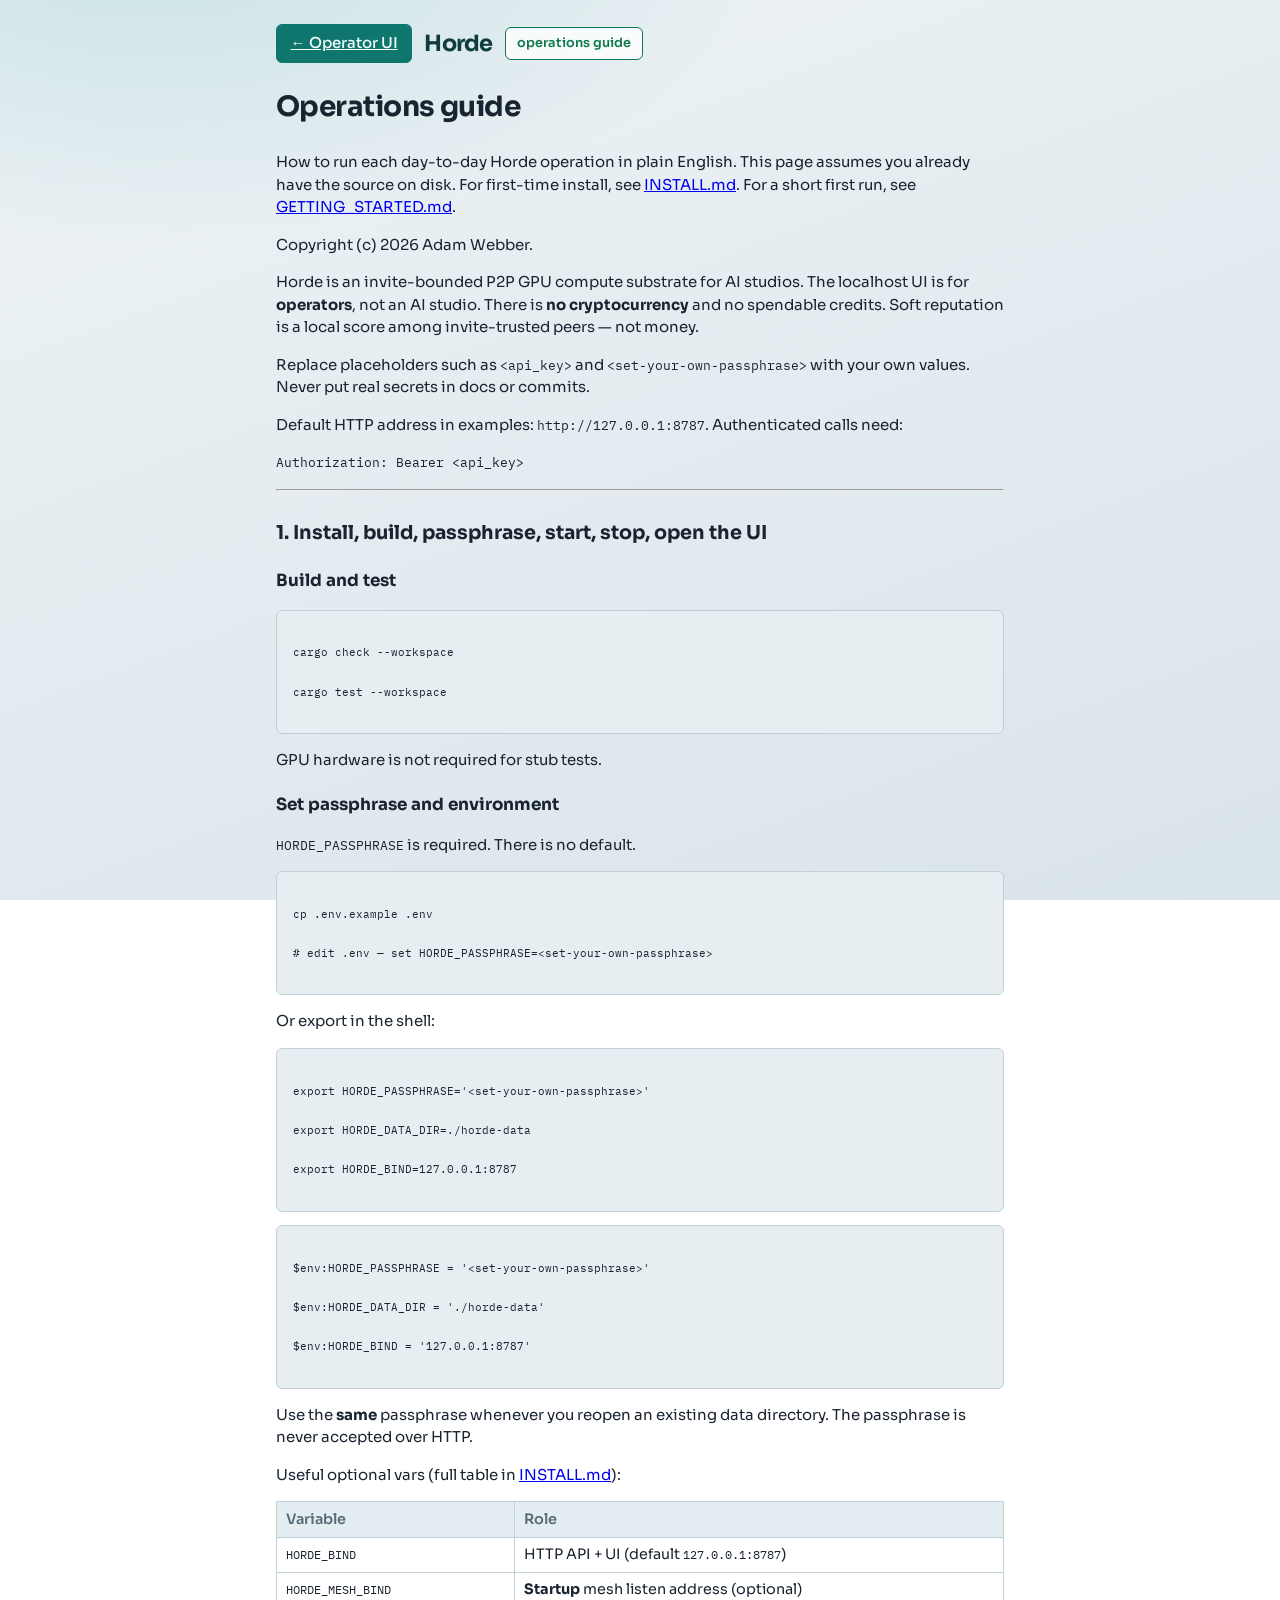
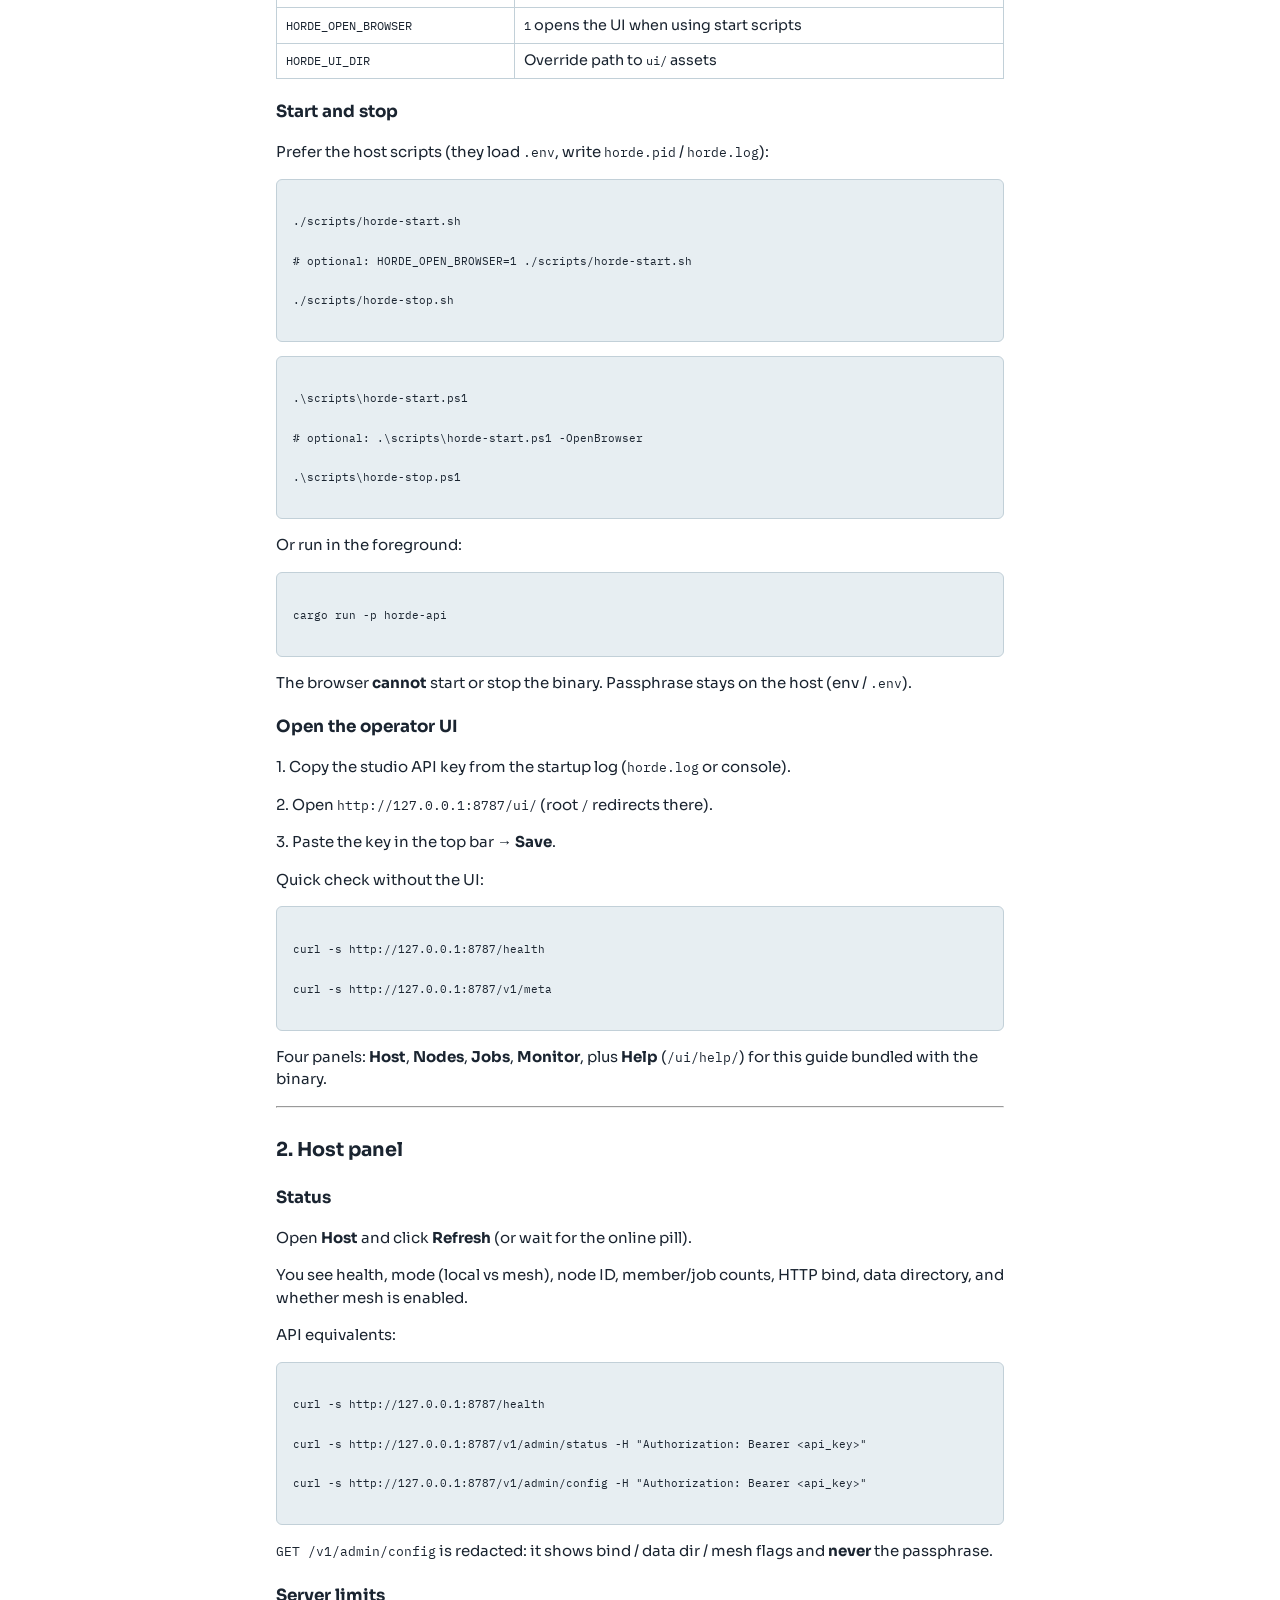
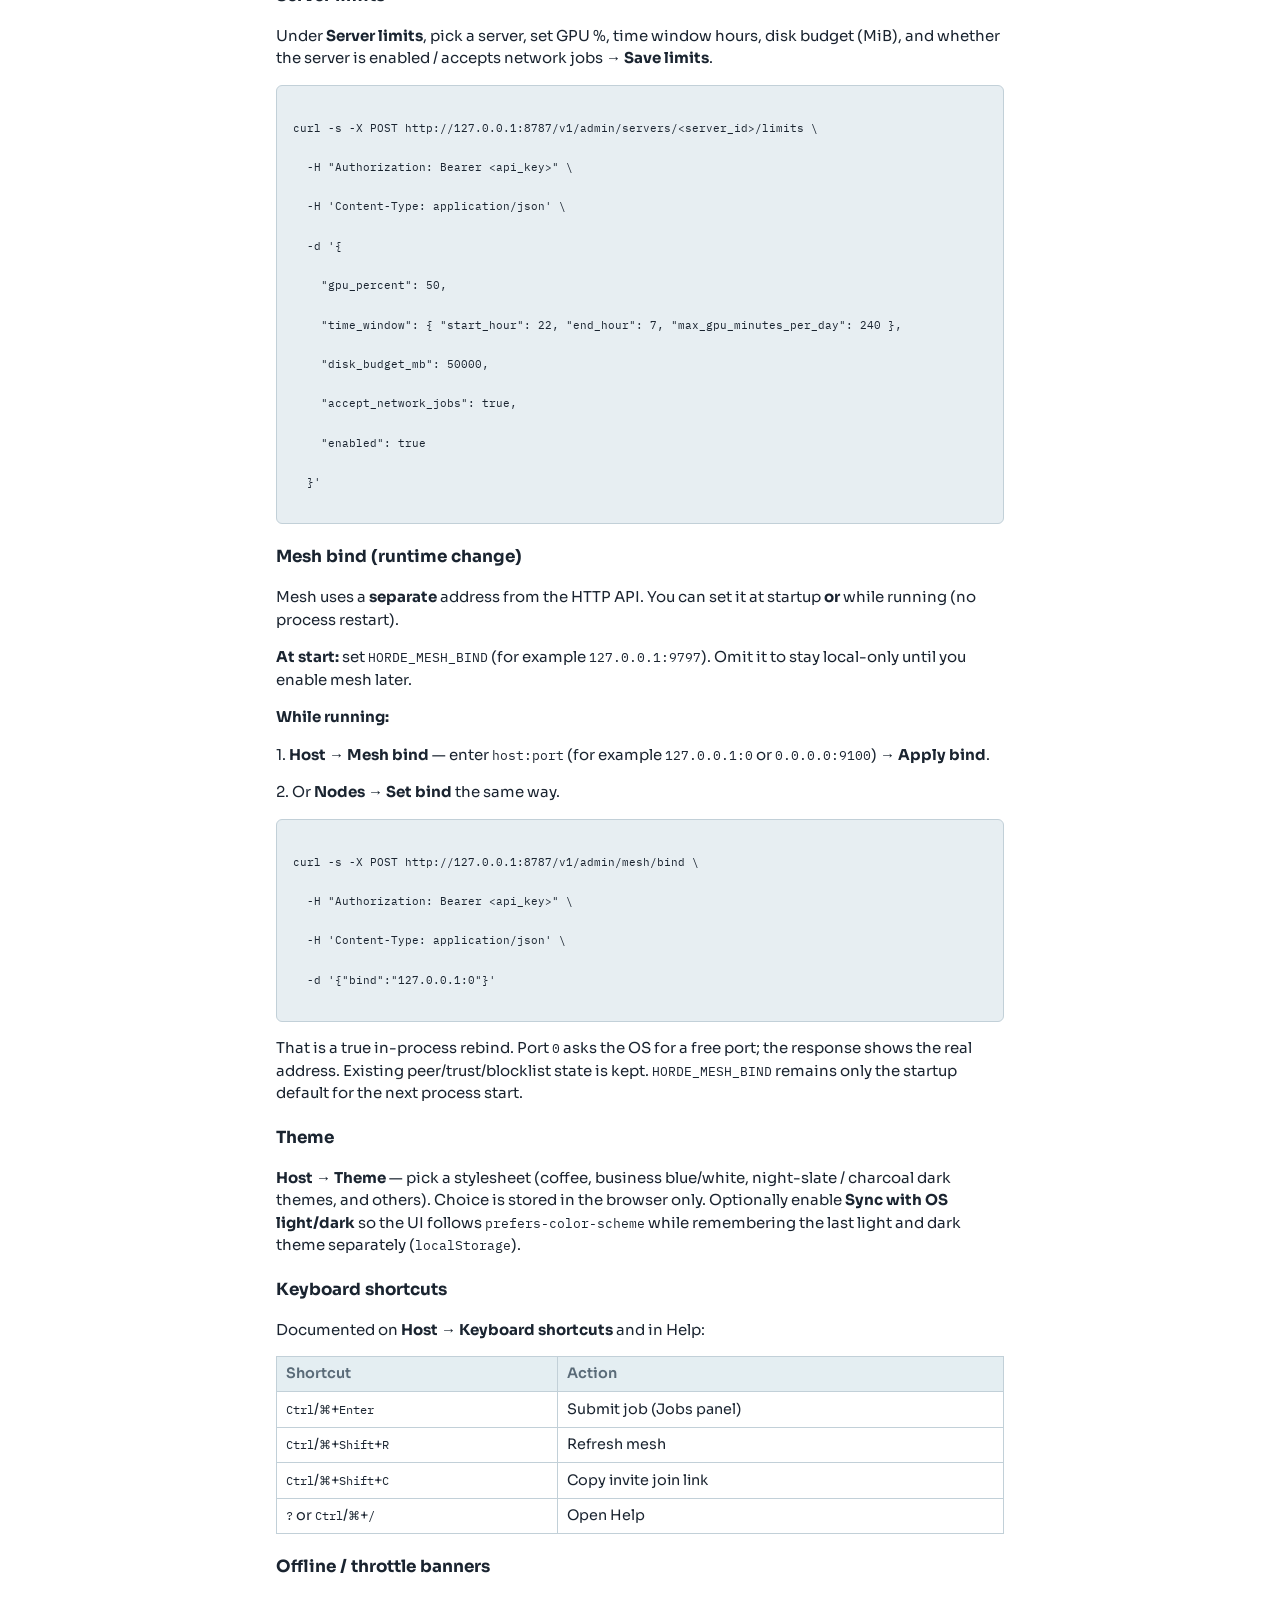
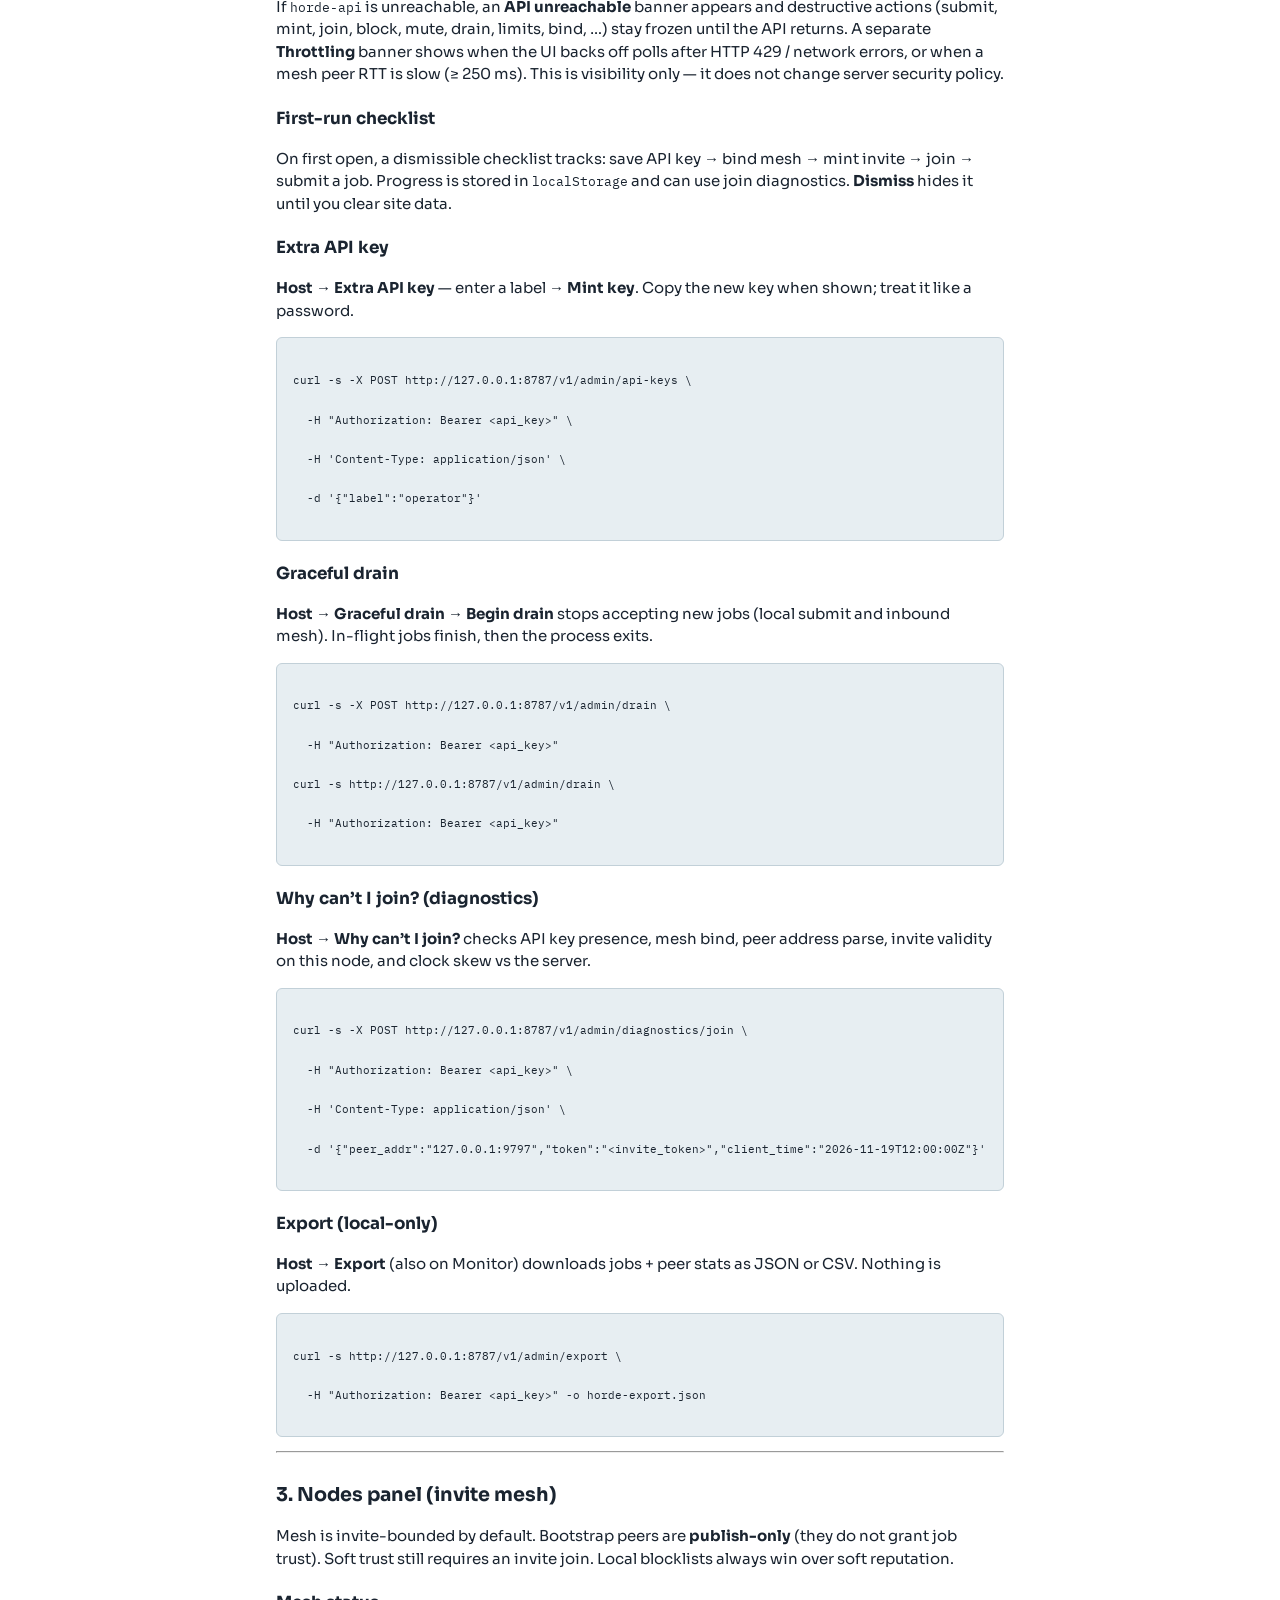
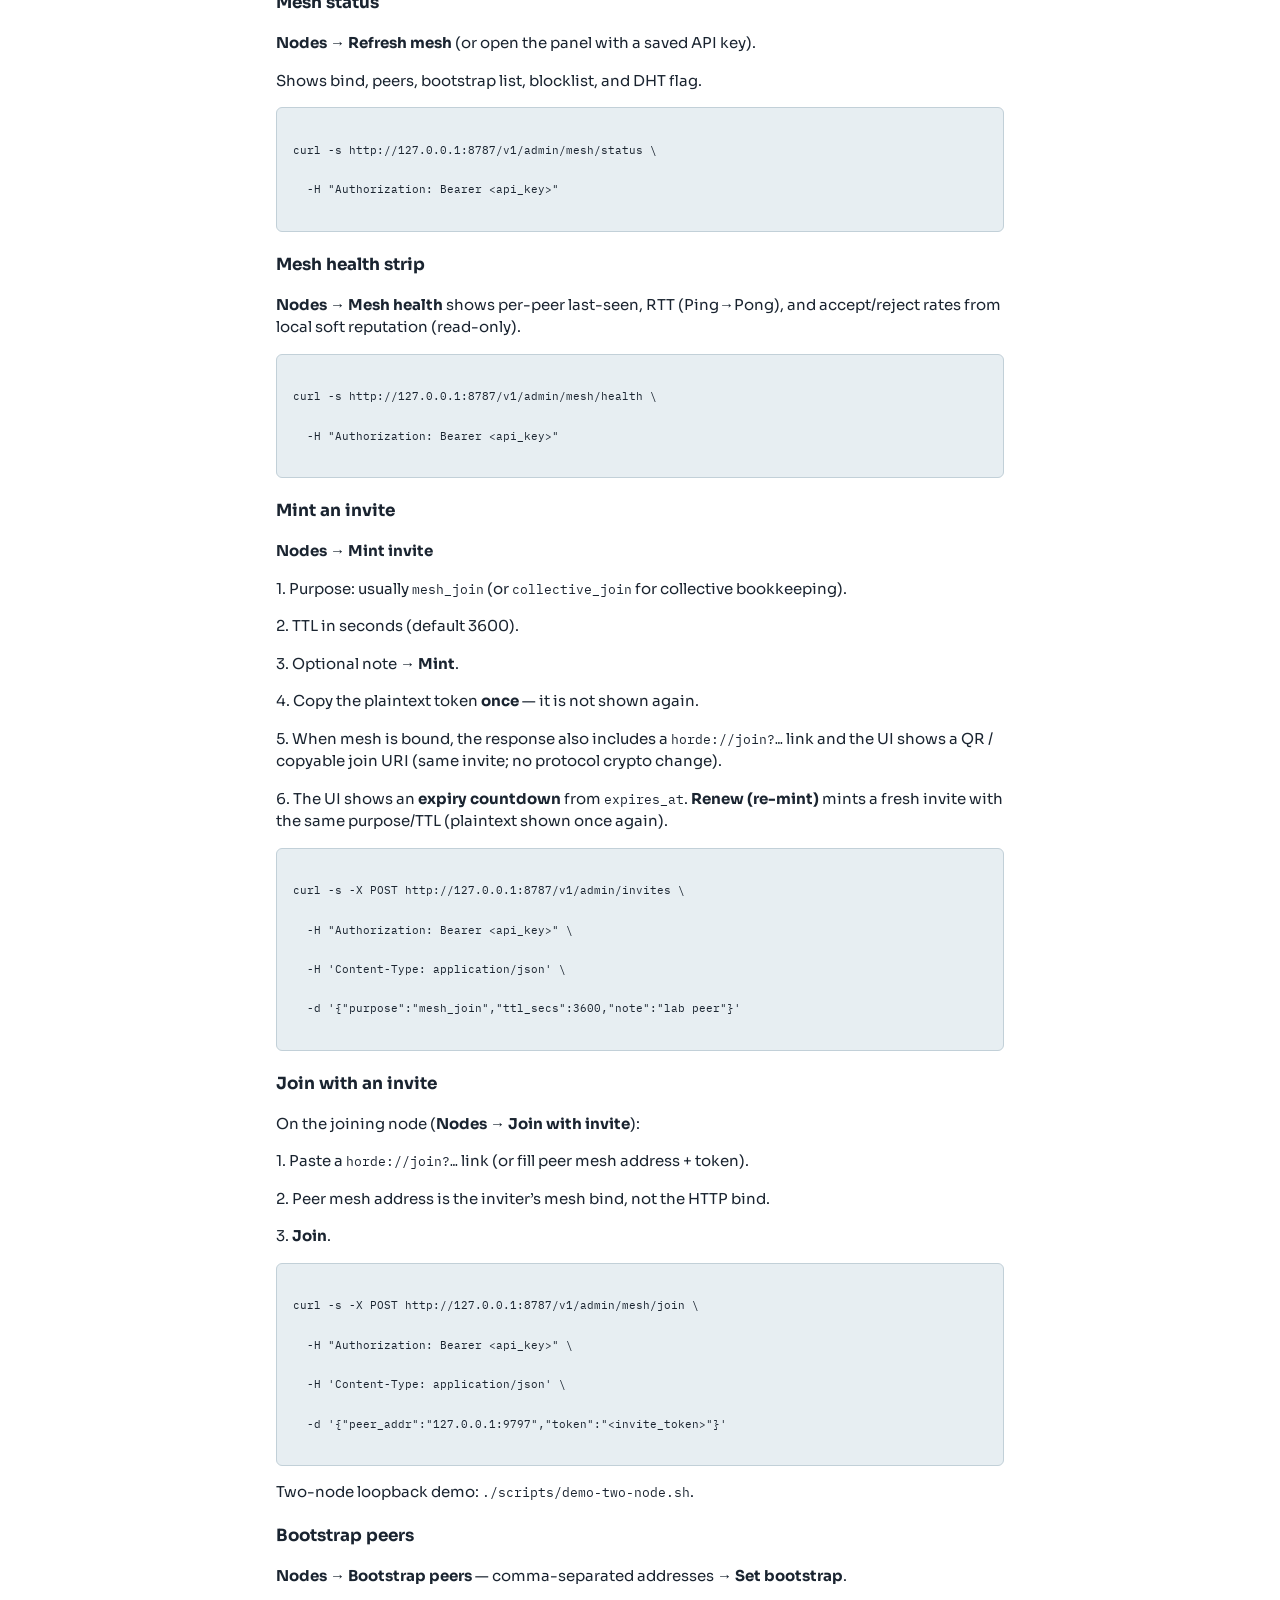
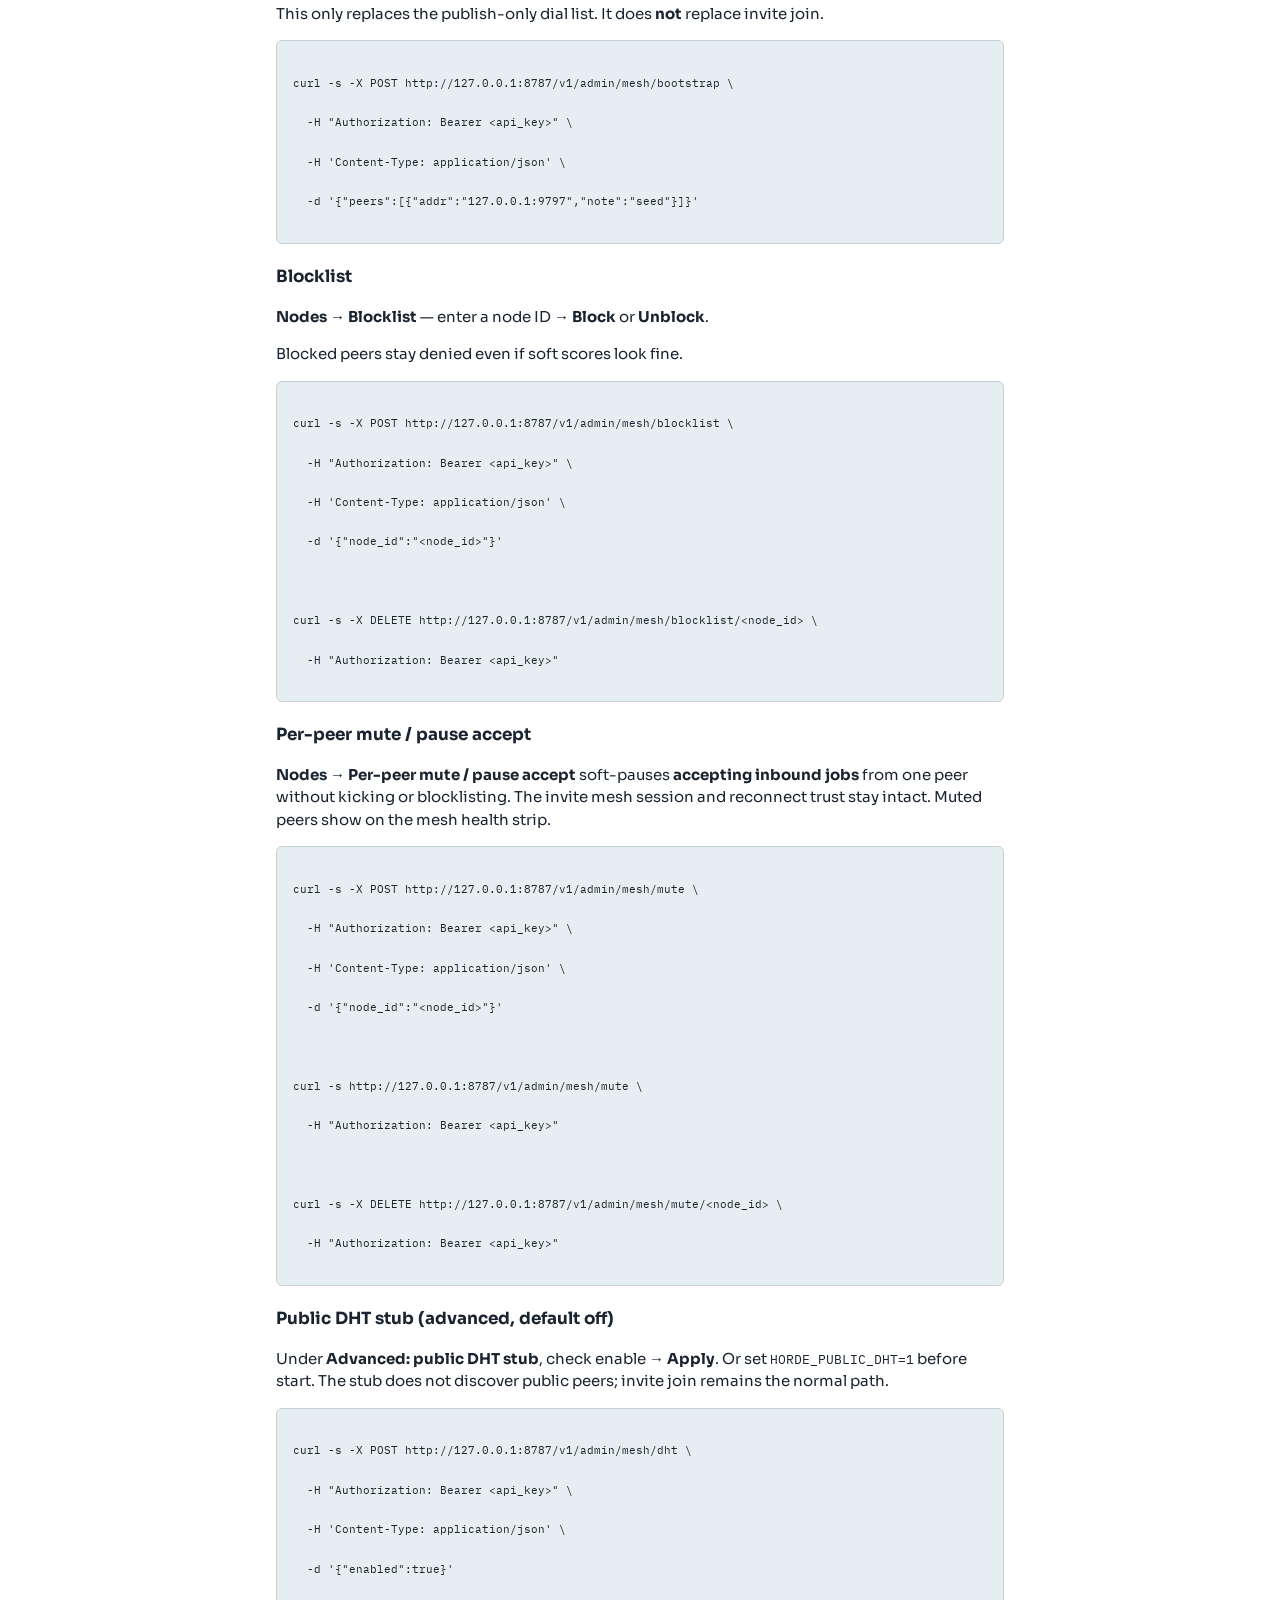
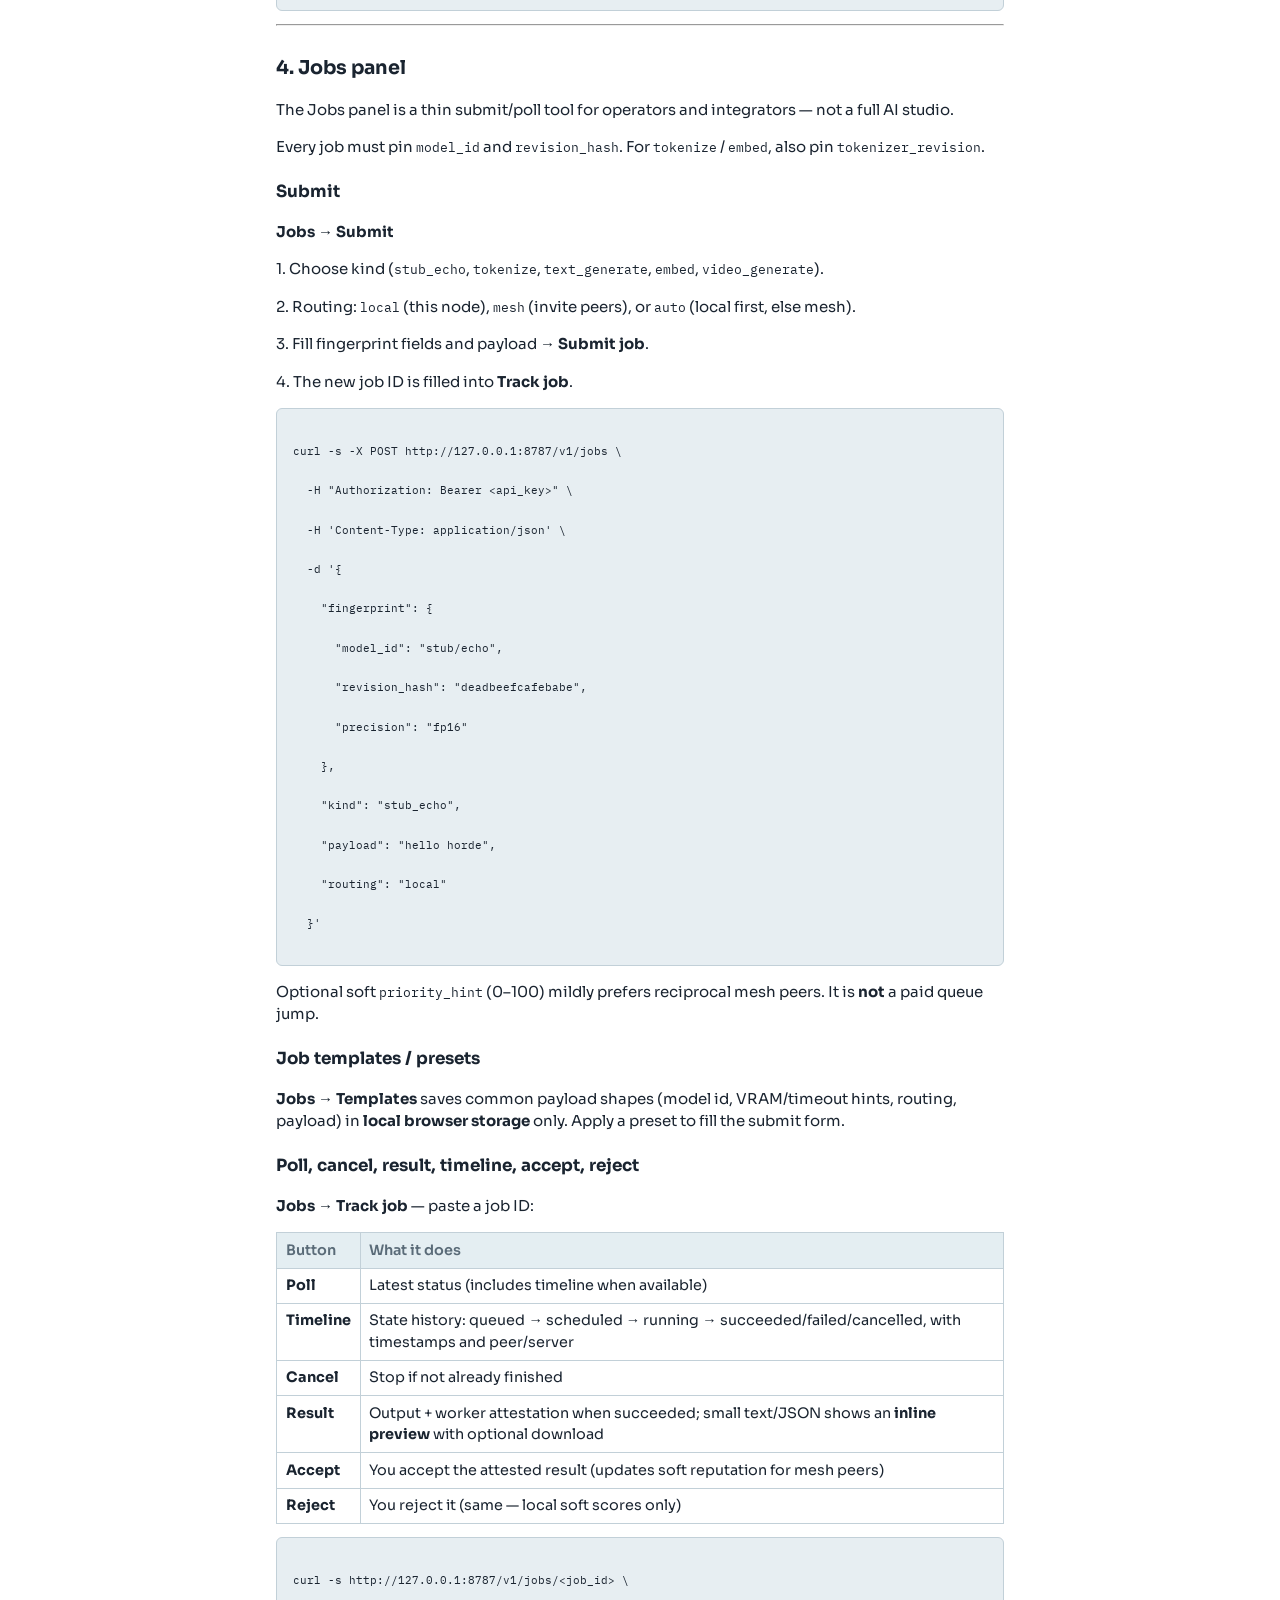
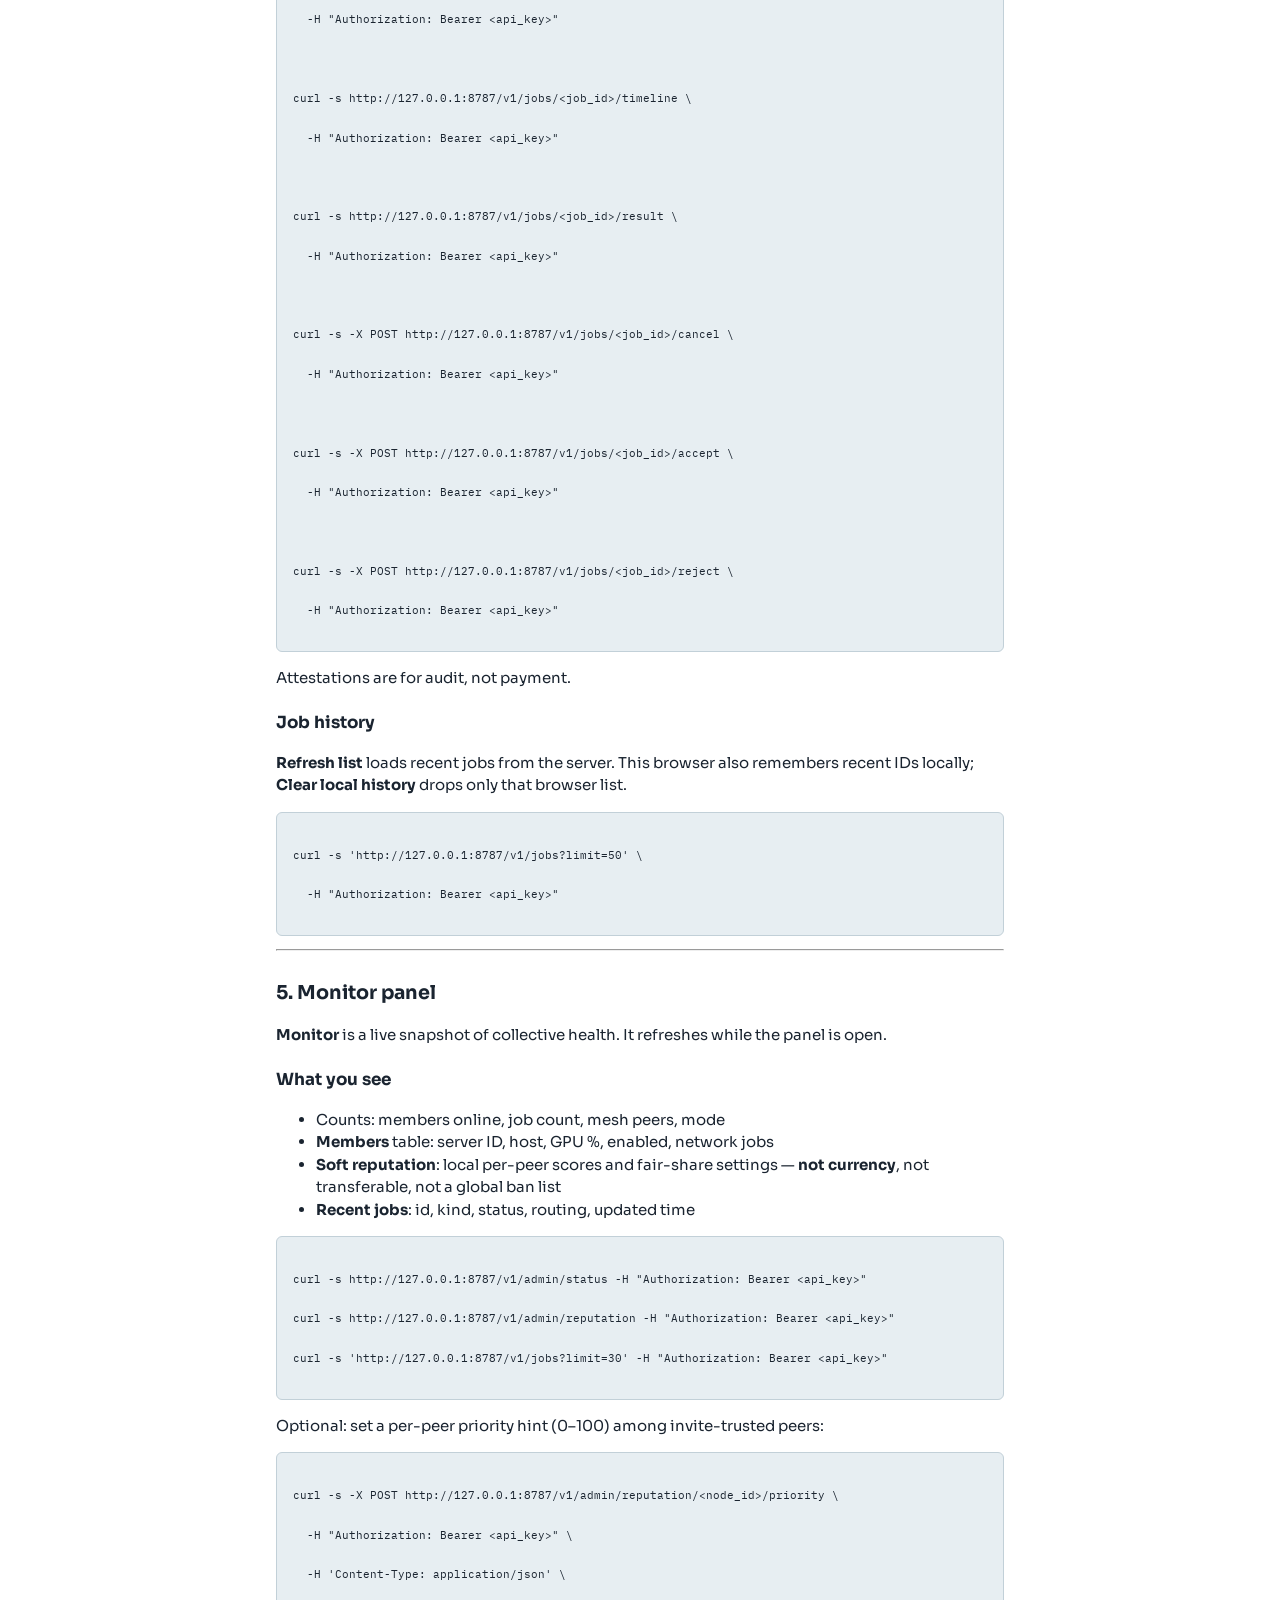
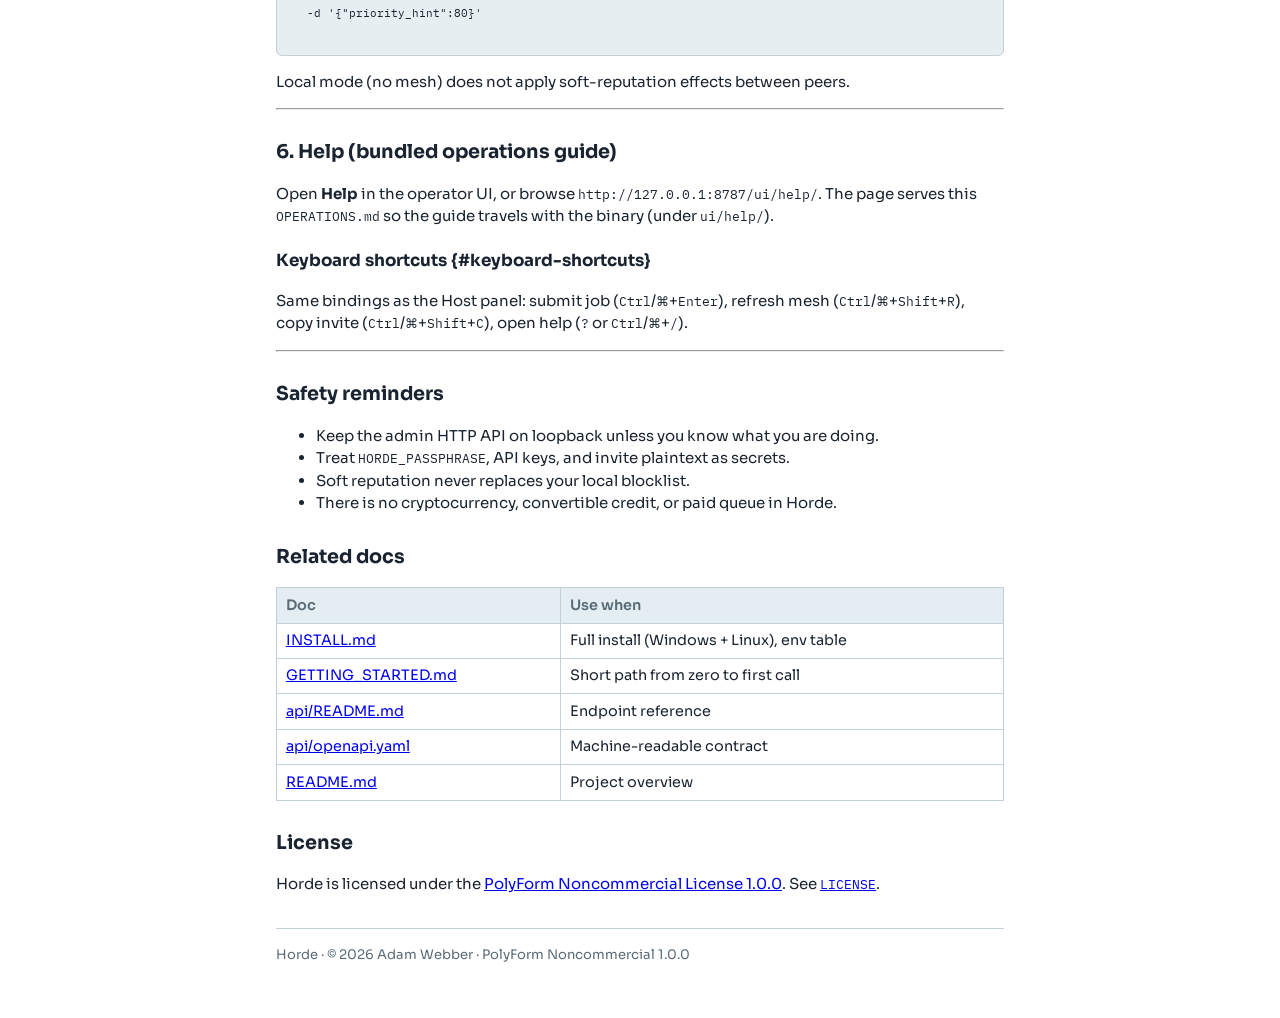
<file: ui/help/index.html>
<!DOCTYPE html>
<html lang="en" data-theme="slate-teal">
<head>
  <meta charset="utf-8" />
  <meta name="viewport" content="width=device-width, initial-scale=1" />
  <title>Horde — Operations guide</title>
  <link rel="preconnect" href="https://fonts.googleapis.com" />
  <link rel="preconnect" href="https://fonts.gstatic.com" crossorigin />
  <link href="https://fonts.googleapis.com/css2?family=IBM+Plex+Mono:wght@400;500&family=Sora:wght@400;500;600;700&display=swap" rel="stylesheet" />
  <link rel="stylesheet" href="/ui/css/app.css" />
  <link rel="stylesheet" href="/ui/css/themes/slate-teal.css" />
  <style>
    .help-doc {
      max-width: 48rem;
      margin: 0 auto;
      padding: 1.5rem 1.25rem 3rem;
    }
    .help-doc pre {
      overflow: auto;
      padding: 0.75rem 1rem;
      background: var(--code-bg);
      border: 1px solid var(--border);
      border-radius: var(--radius);
      font-family: var(--font-mono);
      font-size: 0.82rem;
    }
    .help-doc code {
      font-family: var(--font-mono);
      font-size: 0.86em;
    }
    .help-doc h1 { font-size: 1.75rem; letter-spacing: -0.02em; }
    .help-doc h2 { margin-top: 1.75rem; font-size: 1.2rem; }
    .help-doc h3 { margin-top: 1.25rem; font-size: 1.05rem; }
    .help-doc table { width: 100%; border-collapse: collapse; font-size: 0.9rem; margin: 0.75rem 0; }
    .help-doc th, .help-doc td { border: 1px solid var(--border); padding: 0.4rem 0.55rem; text-align: left; }
    .help-toolbar { display: flex; gap: 0.75rem; flex-wrap: wrap; align-items: center; margin-bottom: 1.25rem; }
  </style>
</head>
<body>
  <div class="help-doc">
    <div class="help-toolbar">
      <a class="btn primary" href="/ui/">← Operator UI</a>
      <p class="brand" style="margin:0;font-size:1.4rem">Horde</p>
      <span class="pill" data-state="ok">operations guide</span>
    </div>
    <article id="ops-body">
      <p class="note">Loading OPERATIONS.md…</p>
    </article>
    <footer class="footer">
      <p>Horde · © 2026 Adam Webber · PolyForm Noncommercial 1.0.0</p>
    </footer>
  </div>
  <script type="module">
    function escapeHtml(s) {
      return s.replace(/&/g, "&amp;").replace(/</g, "&lt;").replace(/>/g, "&gt;");
    }
    /** Minimal markdown → HTML for the bundled ops guide (no external renderer). */
    function mdToHtml(md) {
      const lines = md.replace(/\r\n/g, "\n").split("\n");
      const out = [];
      let inCode = false;
      let inList = false;
      let inTable = false;
      for (let i = 0; i < lines.length; i++) {
        const line = lines[i];
        if (line.startsWith("```")) {
          if (inList) { out.push("</ul>"); inList = false; }
          if (inTable) { out.push("</tbody></table>"); inTable = false; }
          if (!inCode) { out.push("<pre><code>"); inCode = true; }
          else { out.push("</code></pre>"); inCode = false; }
          continue;
        }
        if (inCode) {
          out.push(escapeHtml(line) + "\n");
          continue;
        }
        if (line.startsWith("|") && line.includes("|", 1)) {
          const cells = line.split("|").slice(1, -1).map((c) => c.trim());
          if (cells.every((c) => /^:?-{3,}:?$/.test(c))) continue;
          if (!inTable) {
            if (inList) { out.push("</ul>"); inList = false; }
            out.push("<table><thead><tr>" + cells.map((c) => `<th>${inline(c)}</th>`).join("") + "</tr></thead><tbody>");
            inTable = true;
            continue;
          }
          out.push("<tr>" + cells.map((c) => `<td>${inline(c)}</td>`).join("") + "</tr>");
          continue;
        } else if (inTable) {
          out.push("</tbody></table>");
          inTable = false;
        }
        if (/^[-*] /.test(line)) {
          if (!inList) { out.push("<ul>"); inList = true; }
          out.push(`<li>${inline(line.replace(/^[-*] /, ""))}</li>`);
          continue;
        } else if (inList && line.trim() === "") {
          out.push("</ul>");
          inList = false;
          continue;
        } else if (inList && !/^[-*] /.test(line)) {
          out.push("</ul>");
          inList = false;
        }
        if (line.startsWith("# ")) { out.push(`<h1>${inline(line.slice(2))}</h1>`); continue; }
        if (line.startsWith("## ")) { out.push(`<h2>${inline(line.slice(3))}</h2>`); continue; }
        if (line.startsWith("### ")) { out.push(`<h3>${inline(line.slice(4))}</h3>`); continue; }
        if (line.trim() === "") { out.push(""); continue; }
        if (line.startsWith("---")) { out.push("<hr />"); continue; }
        out.push(`<p>${inline(line)}</p>`);
      }
      if (inList) out.push("</ul>");
      if (inTable) out.push("</tbody></table>");
      if (inCode) out.push("</code></pre>");
      return out.join("\n");
    }
    function inline(s) {
      let t = escapeHtml(s);
      t = t.replace(/\[([^\]]+)\]\(([^)]+)\)/g, '<a href="$2">$1</a>');
      t = t.replace(/\*\*([^*]+)\*\*/g, "<strong>$1</strong>");
      t = t.replace(/`([^`]+)`/g, "<code>$1</code>");
      return t;
    }
    const res = await fetch("/ui/help/OPERATIONS.md");
    const md = await res.text();
    document.getElementById("ops-body").innerHTML = mdToHtml(md);
  </script>
</body>
</html>
</file>
<file: ui/css/app.css>
/* Horde operator shell — layout + shared components. Themes set CSS variables. */

:root {
  --font-ui: "Sora", "Segoe UI", sans-serif;
  --font-mono: "IBM Plex Mono", ui-monospace, monospace;
  --radius: 6px;
  --space: 1rem;
  --max: 1100px;
  --transition: 160ms ease;
}

*,
*::before,
*::after {
  box-sizing: border-box;
}

html {
  color-scheme: light;
}

html[data-scheme="dark"] {
  color-scheme: dark;
}

html[data-scheme="light"] {
  color-scheme: light;
}

body {
  margin: 0;
  min-height: 100vh;
  font-family: var(--font-ui);
  font-size: 15px;
  line-height: 1.5;
  color: var(--fg);
  background:
    radial-gradient(1200px 600px at 10% -10%, var(--bg-glow), transparent 55%),
    linear-gradient(160deg, var(--bg-0), var(--bg-1));
  background-attachment: fixed;
}

.skip-link {
  position: absolute;
  left: -999px;
  top: 0;
  background: var(--surface);
  color: var(--fg);
  padding: 0.5rem 1rem;
  z-index: 20;
}

.skip-link:focus {
  left: 0.5rem;
  top: 0.5rem;
}

.app-shell {
  max-width: var(--max);
  margin: 0 auto;
  padding: 1.25rem 1.25rem 3rem;
}

.topbar {
  display: grid;
  gap: 1rem;
  margin-bottom: 1.5rem;
  padding-bottom: 1rem;
  border-bottom: 1px solid var(--border);
  animation: rise 0.45s ease both;
}

.brand-block {
  display: flex;
  flex-direction: column;
  gap: 0.15rem;
}

.brand {
  margin: 0;
  font-size: clamp(1.85rem, 4vw, 2.4rem);
  font-weight: 700;
  letter-spacing: -0.03em;
  color: var(--brand);
  line-height: 1.05;
}

.brand-sub {
  margin: 0;
  color: var(--muted);
  font-size: 0.9rem;
}

.nav {
  display: flex;
  flex-wrap: wrap;
  gap: 0.4rem;
}

.nav-btn {
  appearance: none;
  border: 1px solid var(--border);
  background: var(--surface);
  color: var(--fg);
  font: inherit;
  font-weight: 500;
  padding: 0.45rem 0.9rem;
  border-radius: var(--radius);
  cursor: pointer;
  transition: background var(--transition), border-color var(--transition), transform var(--transition);
}

.nav-btn:hover {
  border-color: var(--accent);
}

.nav-btn:focus-visible {
  outline: 2px solid var(--accent);
  outline-offset: 2px;
}

.nav-btn.is-active {
  background: var(--accent);
  border-color: var(--accent);
  color: var(--accent-fg);
}

.auth-bar {
  display: flex;
  flex-wrap: wrap;
  gap: 0.5rem;
  align-items: end;
}

.field-inline {
  display: flex;
  flex-direction: column;
  gap: 0.25rem;
  flex: 1 1 220px;
  font-size: 0.8rem;
  color: var(--muted);
}

.field-inline input,
label > input,
label > select,
label > textarea,
select,
input,
textarea {
  font: inherit;
  font-family: var(--font-mono);
  font-size: 0.85rem;
  color: var(--fg);
  background: var(--input-bg);
  border: 1px solid var(--border);
  border-radius: var(--radius);
  padding: 0.45rem 0.55rem;
  width: 100%;
}

textarea {
  resize: vertical;
  min-height: 5rem;
}

.btn {
  appearance: none;
  border: 1px solid var(--border);
  background: var(--surface);
  color: var(--fg);
  font: inherit;
  font-weight: 500;
  padding: 0.45rem 0.85rem;
  border-radius: var(--radius);
  cursor: pointer;
  transition: transform var(--transition), background var(--transition), border-color var(--transition);
}

.btn:hover {
  border-color: var(--accent);
}

.btn:focus-visible {
  outline: 2px solid var(--accent);
  outline-offset: 2px;
}

.btn:active {
  transform: translateY(1px);
}

.btn.primary {
  background: var(--accent);
  border-color: var(--accent);
  color: var(--accent-fg);
}

.pill {
  display: inline-flex;
  align-items: center;
  min-height: 2.1rem;
  padding: 0 0.7rem;
  border-radius: var(--radius);
  border: 1px solid var(--border);
  font-size: 0.8rem;
  font-weight: 600;
  text-transform: lowercase;
  background: var(--surface);
}

.pill[data-state="ok"] {
  border-color: var(--ok);
  color: var(--ok);
}

.pill[data-state="bad"] {
  border-color: var(--bad);
  color: var(--bad);
}

.pill[data-state="unknown"] {
  color: var(--muted);
}

.main {
  animation: rise 0.55s ease 0.05s both;
}

.panel[hidden] {
  display: none !important;
}

.panel-head {
  margin-bottom: 1.25rem;
}

.panel-head h1 {
  margin: 0 0 0.35rem;
  font-size: 1.45rem;
  letter-spacing: -0.02em;
}

.panel-head p {
  margin: 0;
  color: var(--muted);
  max-width: 42rem;
}

.block {
  background: var(--surface);
  border: 1px solid var(--border);
  border-radius: calc(var(--radius) + 2px);
  padding: 1rem 1.1rem 1.15rem;
  margin-bottom: 1rem;
}

.block h2 {
  margin: 0 0 0.75rem;
  font-size: 1.05rem;
}

.grid-2 {
  display: grid;
  gap: 1rem;
}

@media (min-width: 820px) {
  .topbar {
    grid-template-columns: 1fr auto;
    align-items: end;
  }

  .auth-bar {
    grid-column: 1 / -1;
  }

  .grid-2 {
    grid-template-columns: 1fr 1fr;
  }
}

.kv {
  margin: 0 0 1rem;
  display: grid;
  gap: 0.45rem;
}

.kv > div {
  display: grid;
  grid-template-columns: 7.5rem 1fr;
  gap: 0.5rem;
  align-items: baseline;
}

.kv dt {
  margin: 0;
  color: var(--muted);
  font-size: 0.85rem;
}

.kv dd {
  margin: 0;
  word-break: break-word;
}

.mono,
.out {
  font-family: var(--font-mono);
  font-size: 0.82rem;
}

.note {
  color: var(--muted);
  font-size: 0.9rem;
  margin: 0 0 0.75rem;
}

.note.warn {
  color: var(--warn);
}

.plain-list {
  margin: 0 0 0.85rem;
  padding-left: 1.1rem;
}

.form-grid {
  display: grid;
  gap: 0.75rem;
}

@media (min-width: 720px) {
  .form-grid {
    grid-template-columns: 1fr 1fr;
  }

  .form-grid .span-2,
  .form-grid .form-actions {
    grid-column: 1 / -1;
  }
}

.form-grid label,
.form-row label {
  display: flex;
  flex-direction: column;
  gap: 0.3rem;
  font-size: 0.82rem;
  color: var(--muted);
}

.form-grid label.check,
.form-row label.check {
  flex-direction: row;
  align-items: center;
  gap: 0.45rem;
  margin-top: 0.4rem;
}

.form-grid label.check input,
.form-row label.check input {
  width: auto;
}

.form-row {
  display: flex;
  flex-wrap: wrap;
  gap: 0.55rem;
  align-items: end;
  margin-bottom: 0.75rem;
}

.form-row label {
  flex: 1 1 180px;
}

.form-actions {
  display: flex;
  gap: 0.5rem;
  margin-top: 0.25rem;
}

.out {
  margin: 0.75rem 0 0;
  padding: 0.75rem;
  background: var(--code-bg);
  border: 1px solid var(--border);
  border-radius: var(--radius);
  overflow: auto;
  white-space: pre-wrap;
  word-break: break-word;
  max-height: 22rem;
}

.table-wrap {
  overflow: auto;
  border: 1px solid var(--border);
  border-radius: var(--radius);
}

table {
  width: 100%;
  border-collapse: collapse;
  font-size: 0.85rem;
}

th,
td {
  text-align: left;
  padding: 0.55rem 0.65rem;
  border-bottom: 1px solid var(--border);
  vertical-align: top;
}

th {
  font-weight: 600;
  color: var(--muted);
  background: var(--table-head);
}

tbody tr:hover {
  background: var(--row-hover);
}

.stat-row {
  display: grid;
  grid-template-columns: repeat(auto-fit, minmax(140px, 1fr));
  gap: 0.75rem;
  margin-bottom: 1rem;
}

.stat {
  background: var(--surface);
  border: 1px solid var(--border);
  border-radius: var(--radius);
  padding: 0.85rem 1rem;
  display: flex;
  flex-direction: column;
  gap: 0.25rem;
  animation: rise 0.5s ease both;
}

.stat-label {
  color: var(--muted);
  font-size: 0.78rem;
  text-transform: uppercase;
  letter-spacing: 0.04em;
}

.stat strong {
  font-size: 1.25rem;
  font-weight: 600;
}

.advanced {
  margin: 0.5rem 0 1rem;
  padding: 0.75rem 1rem;
  border: 1px dashed var(--border);
  border-radius: var(--radius);
  background: var(--surface);
}

.advanced summary {
  cursor: pointer;
  font-weight: 600;
  margin-bottom: 0.5rem;
}

.footer {
  margin-top: 2rem;
  padding-top: 1rem;
  border-top: 1px solid var(--border);
  color: var(--muted);
  font-size: 0.82rem;
}

.footer p {
  margin: 0 0 0.35rem;
}

.footer-note {
  opacity: 0.9;
}

.linkish {
  background: none;
  border: none;
  color: var(--accent);
  font: inherit;
  cursor: pointer;
  padding: 0;
  text-decoration: underline;
}

.nav-link {
  text-decoration: none;
  display: inline-flex;
  align-items: center;
}

.health-strip {
  display: grid;
  gap: 0.65rem;
}

.health-peer {
  display: grid;
  gap: 0.2rem;
  padding: 0.65rem 0.75rem;
  border: 1px solid var(--border);
  border-radius: var(--radius);
  background: var(--code-bg);
  animation: rise 0.4s ease both;
}

.health-peer .peer-id {
  font-family: var(--font-mono);
  font-size: 0.8rem;
  word-break: break-all;
}

.health-peer .peer-metrics {
  display: flex;
  flex-wrap: wrap;
  gap: 0.65rem;
  color: var(--muted);
  font-size: 0.8rem;
}

.invite-share {
  margin-top: 0.75rem;
  display: grid;
  gap: 0.5rem;
}

.qr-box {
  width: 180px;
  height: 180px;
  background: #fff;
  border: 1px solid var(--border);
  border-radius: var(--radius);
  padding: 0.35rem;
}

.qr-box img,
.qr-box canvas {
  width: 100% !important;
  height: 100% !important;
}

.timeline {
  margin: 0.75rem 0 0;
  padding-left: 1.2rem;
  font-family: var(--font-mono);
  font-size: 0.82rem;
}

.timeline li {
  margin-bottom: 0.45rem;
}

.check-list {
  list-style: none;
  margin: 0.75rem 0 0;
  padding: 0;
  display: grid;
  gap: 0.4rem;
}

.check-list li {
  padding: 0.45rem 0.65rem;
  border-radius: var(--radius);
  border: 1px solid var(--border);
  font-size: 0.85rem;
}

.check-list li[data-ok="true"] {
  border-color: var(--ok);
}

.check-list li[data-ok="false"] {
  border-color: var(--bad);
}

/* Status banners (offline, throttle, invite TTL, checklist) */
.banner-stack {
  display: grid;
  gap: 0.5rem;
  margin-bottom: 1rem;
}

.banner {
  display: flex;
  flex-wrap: wrap;
  align-items: center;
  gap: 0.65rem 1rem;
  padding: 0.65rem 0.9rem;
  border: 1px solid var(--border);
  border-radius: var(--radius);
  background: var(--surface);
  font-size: 0.9rem;
  animation: rise 0.35s ease both;
}

.banner[data-kind="offline"] {
  border-color: var(--bad);
  background: color-mix(in srgb, var(--bad) 12%, var(--surface));
}

.banner[data-kind="throttle"] {
  border-color: var(--warn);
  background: color-mix(in srgb, var(--warn) 12%, var(--surface));
}

.banner[data-kind="checklist"] {
  border-color: var(--accent);
}

.banner[data-kind="invite"] {
  border-color: var(--accent);
}

.banner .banner-actions {
  display: flex;
  flex-wrap: wrap;
  gap: 0.4rem;
  margin-left: auto;
}

body.is-api-down [data-destructive],
body.is-api-down button.primary,
body.is-api-down #job-form button[type="submit"],
body.is-api-down #mint-form button[type="submit"],
body.is-api-down #join-form button[type="submit"],
body.is-api-down #block-form button[type="submit"],
body.is-api-down #unblock-form button[type="submit"],
body.is-api-down #mute-form button[type="submit"],
body.is-api-down #unmute-form button[type="submit"],
body.is-api-down #drain-start,
body.is-api-down #job-cancel,
body.is-api-down #limits-form button[type="submit"],
body.is-api-down #mesh-bind-form button[type="submit"],
body.is-api-down #nodes-mesh-bind-form button[type="submit"],
body.is-api-down #bootstrap-form button[type="submit"],
body.is-api-down #dht-form button[type="submit"],
body.is-api-down #api-key-form button[type="submit"] {
  opacity: 0.45;
  pointer-events: none;
}

.preview-pane {
  margin-top: 0.75rem;
  padding: 0.75rem;
  border: 1px solid var(--border);
  border-radius: var(--radius);
  background: var(--code-bg);
}

.preview-pane[hidden] {
  display: none !important;
}

.preview-pane pre {
  margin: 0.5rem 0 0;
  max-height: 18rem;
  overflow: auto;
  white-space: pre-wrap;
  word-break: break-word;
  font-family: var(--font-mono);
  font-size: 0.82rem;
}

.invite-ttl {
  margin-top: 0.5rem;
  font-family: var(--font-mono);
  font-size: 0.85rem;
}

.kbd-hint {
  color: var(--muted);
  font-size: 0.8rem;
}

.kbd {
  display: inline-block;
  padding: 0.05rem 0.35rem;
  border: 1px solid var(--border);
  border-radius: 3px;
  background: var(--code-bg);
  font-family: var(--font-mono);
  font-size: 0.78em;
}

.checklist {
  list-style: none;
  margin: 0.5rem 0 0;
  padding: 0;
  display: grid;
  gap: 0.35rem;
}

.checklist li {
  display: flex;
  align-items: center;
  gap: 0.5rem;
  font-size: 0.9rem;
}

.checklist li[data-done="true"] {
  color: var(--ok);
}

.checklist li[data-done="false"] {
  color: var(--muted);
}

.shortcuts-panel {
  margin-top: 0.75rem;
}

.health-peer[data-slow="true"] .peer-metrics span[data-rtt] {
  color: var(--warn);
}

.health-peer[data-muted="true"] {
  border-style: dashed;
}

@keyframes rise {
  from {
    opacity: 0;
    transform: translateY(8px);
  }
  to {
    opacity: 1;
    transform: translateY(0);
  }
}

@media (prefers-reduced-motion: reduce) {
  *,
  *::before,
  *::after {
    animation: none !important;
    transition: none !important;
  }
}
</file>
<file: ui/css/themes/slate-teal.css>
/* Default: cool slate + teal */
:root {
  --bg-0: #eef3f6;
  --bg-1: #d9e4ea;
  --bg-glow: rgba(20, 140, 140, 0.18);
  --fg: #1a2430;
  --muted: #5a6b78;
  --brand: #0f3d3e;
  --accent: #0f766e;
  --accent-fg: #f4fffd;
  --surface: rgba(255, 255, 255, 0.78);
  --input-bg: #f7fbfc;
  --code-bg: #e7eef2;
  --border: #c2d0d8;
  --table-head: #e4eef2;
  --row-hover: rgba(15, 118, 110, 0.06);
  --ok: #0f7a4d;
  --bad: #b42318;
  --warn: #9a6700;
}
</file>
